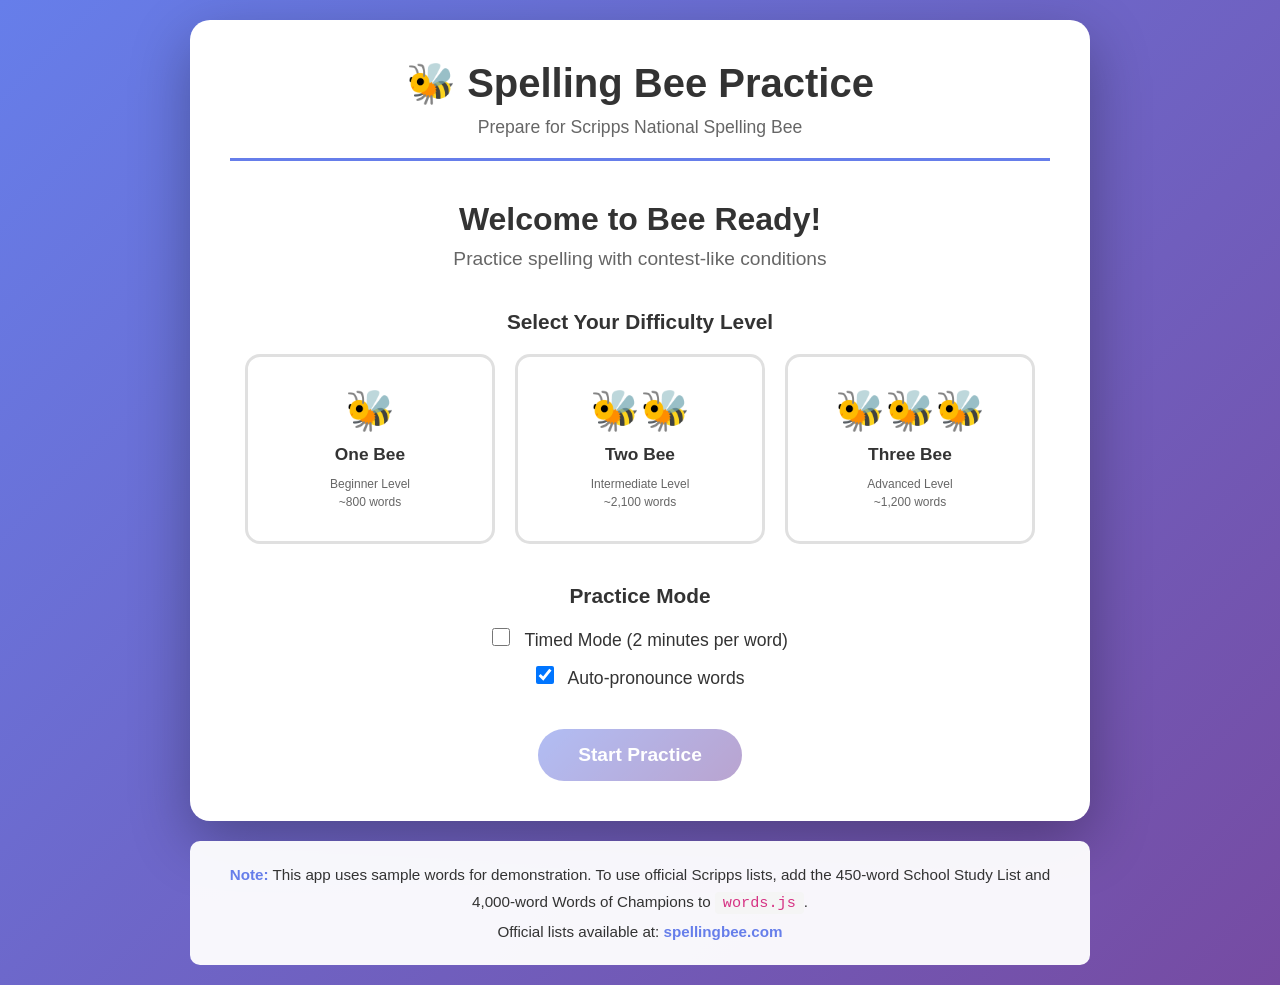
<file: index.html>
<!DOCTYPE html>
<html lang="en">
<head>
    <meta charset="UTF-8">
    <meta name="viewport" content="width=device-width, initial-scale=1.0">
    <title>Scripps Spelling Bee Practice</title>
    <link rel="stylesheet" href="styles.css">
</head>
<body>
    <div class="container">
        <header>
            <h1>🐝 Spelling Bee Practice</h1>
            <p class="subtitle">Prepare for Scripps National Spelling Bee</p>
        </header>

        <!-- Welcome Screen -->
        <div id="welcomeScreen" class="screen active">
            <div class="welcome-content">
                <h2>Welcome to Bee Ready!</h2>
                <p>Practice spelling with contest-like conditions</p>

                <div class="difficulty-selection">
                    <h3>Select Your Difficulty Level</h3>
                    <div class="difficulty-buttons">
                        <button class="difficulty-btn" data-level="1">
                            <span class="bee-icon">🐝</span>
                            <h4>One Bee</h4>
                            <p>Beginner Level<br>~800 words</p>
                        </button>
                        <button class="difficulty-btn" data-level="2">
                            <span class="bee-icon">🐝🐝</span>
                            <h4>Two Bee</h4>
                            <p>Intermediate Level<br>~2,100 words</p>
                        </button>
                        <button class="difficulty-btn" data-level="3">
                            <span class="bee-icon">🐝🐝🐝</span>
                            <h4>Three Bee</h4>
                            <p>Advanced Level<br>~1,200 words</p>
                        </button>
                    </div>
                </div>

                <div class="mode-selection">
                    <h3>Practice Mode</h3>
                    <label class="checkbox-label">
                        <input type="checkbox" id="timedMode">
                        <span>Timed Mode (2 minutes per word)</span>
                    </label>
                    <label class="checkbox-label">
                        <input type="checkbox" id="pronunciationMode" checked>
                        <span>Auto-pronounce words</span>
                    </label>
                </div>

                <button id="startBtn" class="primary-btn" disabled>Start Practice</button>
            </div>
        </div>

        <!-- Practice Screen -->
        <div id="practiceScreen" class="screen">
            <div class="stats-bar">
                <div class="stat">
                    <span class="stat-label">Score:</span>
                    <span id="score" class="stat-value">0</span>
                </div>
                <div class="stat">
                    <span class="stat-label">Correct:</span>
                    <span id="correct" class="stat-value">0</span>
                </div>
                <div class="stat">
                    <span class="stat-label">Incorrect:</span>
                    <span id="incorrect" class="stat-value">0</span>
                </div>
                <div class="stat" id="timerStat" style="display: none;">
                    <span class="stat-label">Time:</span>
                    <span id="timer" class="stat-value">2:00</span>
                </div>
            </div>

            <div class="word-display">
                <h2 id="wordNumber">Word #1</h2>
                <div class="difficulty-badge" id="currentDifficulty"></div>
            </div>

            <div class="word-info">
                <button class="info-btn" id="pronounceBtn">
                    <span>🔊</span> Pronounce
                </button>
                <button class="info-btn" id="definitionBtn">
                    <span>📖</span> Definition
                </button>
                <button class="info-btn" id="sentenceBtn">
                    <span>💬</span> Use in Sentence
                </button>
                <button class="info-btn" id="originBtn">
                    <span>🌍</span> Language of Origin
                </button>
            </div>

            <div id="wordDetails" class="word-details"></div>

            <div class="spelling-input">
                <input
                    type="text"
                    id="spellingInput"
                    placeholder="Type the spelling here..."
                    autocomplete="off"
                    spellcheck="false"
                >
                <button id="submitBtn" class="primary-btn">Submit</button>
                <button id="skipBtn" class="secondary-btn">Skip</button>
            </div>

            <div id="feedback" class="feedback"></div>

            <button id="exitBtn" class="exit-btn">Exit Practice</button>
        </div>

        <!-- Results Screen -->
        <div id="resultsScreen" class="screen">
            <div class="results-content">
                <h2>Practice Complete!</h2>
                <div class="results-summary">
                    <div class="result-item">
                        <span class="result-label">Total Words:</span>
                        <span class="result-value" id="totalWords">0</span>
                    </div>
                    <div class="result-item">
                        <span class="result-label">Correct:</span>
                        <span class="result-value correct" id="finalCorrect">0</span>
                    </div>
                    <div class="result-item">
                        <span class="result-label">Incorrect:</span>
                        <span class="result-value incorrect" id="finalIncorrect">0</span>
                    </div>
                    <div class="result-item">
                        <span class="result-label">Accuracy:</span>
                        <span class="result-value" id="accuracy">0%</span>
                    </div>
                    <div class="result-item">
                        <span class="result-label">Final Score:</span>
                        <span class="result-value score" id="finalScore">0</span>
                    </div>
                </div>

                <div class="missed-words" id="missedWords"></div>

                <div class="results-actions">
                    <button id="practiceAgainBtn" class="primary-btn">Practice Again</button>
                    <button id="changeSettingsBtn" class="secondary-btn">Change Settings</button>
                </div>
            </div>
        </div>
    </div>

    <footer>
        <p class="note">
            <strong>Note:</strong> This app uses sample words for demonstration.
            To use official Scripps lists, add the 450-word School Study List and 4,000-word Words of Champions to <code>words.js</code>.
            <br>
            Official lists available at: <a href="https://spellingbee.com/" target="_blank">spellingbee.com</a>
        </p>
    </footer>

    <script src="words.js"></script>
    <script src="app.js"></script>
</body>
</html>
</file>
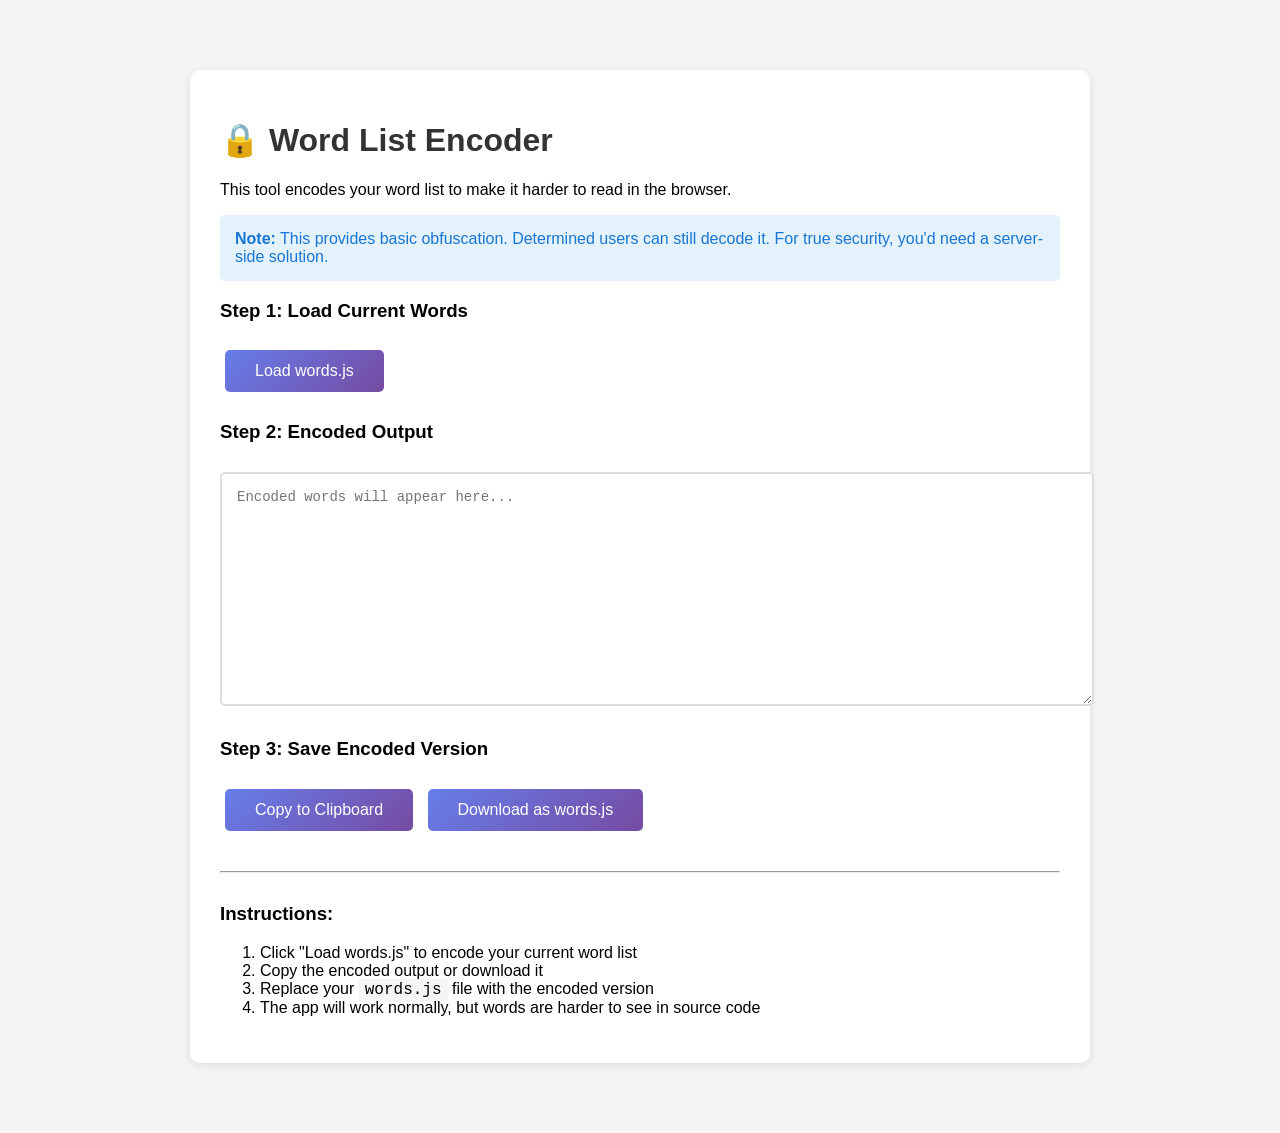
<file: encode-words.html>
<!DOCTYPE html>
<html lang="en">
<head>
    <meta charset="UTF-8">
    <meta name="viewport" content="width=device-width, initial-scale=1.0">
    <title>Word List Encoder</title>
    <style>
        body {
            font-family: 'Segoe UI', Tahoma, Geneva, Verdana, sans-serif;
            max-width: 900px;
            margin: 50px auto;
            padding: 20px;
            background: #f5f5f5;
        }
        .container {
            background: white;
            padding: 30px;
            border-radius: 10px;
            box-shadow: 0 2px 10px rgba(0,0,0,0.1);
        }
        h1 { color: #333; }
        textarea {
            width: 100%;
            min-height: 200px;
            padding: 15px;
            border: 2px solid #ddd;
            border-radius: 5px;
            font-family: 'Courier New', monospace;
            font-size: 14px;
            margin: 10px 0;
        }
        button {
            background: linear-gradient(135deg, #667eea 0%, #764ba2 100%);
            color: white;
            border: none;
            padding: 12px 30px;
            border-radius: 5px;
            font-size: 16px;
            cursor: pointer;
            margin: 10px 5px;
        }
        button:hover {
            opacity: 0.9;
        }
        .success {
            background: #4CAF50;
            color: white;
            padding: 15px;
            border-radius: 5px;
            margin: 10px 0;
            display: none;
        }
        .info {
            background: #e3f2fd;
            padding: 15px;
            border-radius: 5px;
            margin: 10px 0;
            color: #1976d2;
        }
        code {
            background: #f5f5f5;
            padding: 2px 6px;
            border-radius: 3px;
            font-family: 'Courier New', monospace;
        }
    </style>
</head>
<body>
    <div class="container">
        <h1>🔒 Word List Encoder</h1>
        <p>This tool encodes your word list to make it harder to read in the browser.</p>

        <div class="info">
            <strong>Note:</strong> This provides basic obfuscation. Determined users can still decode it.
            For true security, you'd need a server-side solution.
        </div>

        <h3>Step 1: Load Current Words</h3>
        <button onclick="loadWords()">Load words.js</button>

        <h3>Step 2: Encoded Output</h3>
        <textarea id="output" readonly placeholder="Encoded words will appear here..."></textarea>

        <div class="success" id="success">✅ Words encoded successfully!</div>

        <h3>Step 3: Save Encoded Version</h3>
        <button onclick="copyToClipboard()">Copy to Clipboard</button>
        <button onclick="downloadEncoded()">Download as words.js</button>

        <hr style="margin: 30px 0;">

        <h3>Instructions:</h3>
        <ol>
            <li>Click "Load words.js" to encode your current word list</li>
            <li>Copy the encoded output or download it</li>
            <li>Replace your <code>words.js</code> file with the encoded version</li>
            <li>The app will work normally, but words are harder to see in source code</li>
        </ol>
    </div>

    <script src="words.js"></script>
    <script>
        function encodeWords(data) {
            // Convert to JSON string
            const jsonStr = JSON.stringify(data);

            // Base64 encode
            const encoded = btoa(unescape(encodeURIComponent(jsonStr)));

            // Split into chunks for better obfuscation
            const chunk1 = encoded.substring(0, Math.floor(encoded.length / 3));
            const chunk2 = encoded.substring(Math.floor(encoded.length / 3), Math.floor(encoded.length * 2 / 3));
            const chunk3 = encoded.substring(Math.floor(encoded.length * 2 / 3));

            // Generate obfuscated variable names
            const vars = ['_0x' + Math.random().toString(36).substr(2, 6),
                         '_0x' + Math.random().toString(36).substr(2, 6),
                         '_0x' + Math.random().toString(36).substr(2, 6)];

            return `// Spelling Bee Word Database (Encoded)
// This file has been encoded to protect the word list

const ${vars[0]} = '${chunk1}';
const ${vars[1]} = '${chunk2}';
const ${vars[2]} = '${chunk3}';

const _decode = (a, b, c) => {
    const combined = a + b + c;
    return JSON.parse(decodeURIComponent(escape(atob(combined))));
};

const wordDatabase = _decode(${vars[0]}, ${vars[1]}, ${vars[2]});

// Helper function to get words by difficulty
function getWordsByDifficulty(level) {
    switch(level) {
        case 1:
            return wordDatabase.oneBee;
        case 2:
            return [...wordDatabase.oneBee, ...wordDatabase.twoBee];
        case 3:
            return [...wordDatabase.oneBee, ...wordDatabase.twoBee, ...wordDatabase.threeBee];
        default:
            return wordDatabase.oneBee;
    }
}

// Helper function to shuffle array
function shuffleArray(array) {
    const shuffled = [...array];
    for (let i = shuffled.length - 1; i > 0; i--) {
        const j = Math.floor(Math.random() * (i + 1));
        [shuffled[i], shuffled[j]] = [shuffled[j], shuffled[i]];
    }
    return shuffled;
}
`;
        }

        function loadWords() {
            if (typeof wordDatabase === 'undefined') {
                alert('Error: words.js not loaded. Make sure this file is in the same directory as words.js');
                return;
            }

            const encoded = encodeWords(wordDatabase);
            document.getElementById('output').value = encoded;
            document.getElementById('success').style.display = 'block';
        }

        function copyToClipboard() {
            const output = document.getElementById('output');
            if (!output.value) {
                alert('Please load and encode words first!');
                return;
            }
            output.select();
            document.execCommand('copy');
            alert('✅ Copied to clipboard! Now replace your words.js file with this content.');
        }

        function downloadEncoded() {
            const output = document.getElementById('output').value;
            if (!output) {
                alert('Please load and encode words first!');
                return;
            }

            const blob = new Blob([output], { type: 'text/javascript' });
            const url = URL.createObjectURL(blob);
            const a = document.createElement('a');
            a.href = url;
            a.download = 'words.js';
            a.click();
            URL.revokeObjectURL(url);
            alert('✅ Downloaded! Replace your old words.js with this file.');
        }
    </script>
</body>
</html>
</file>
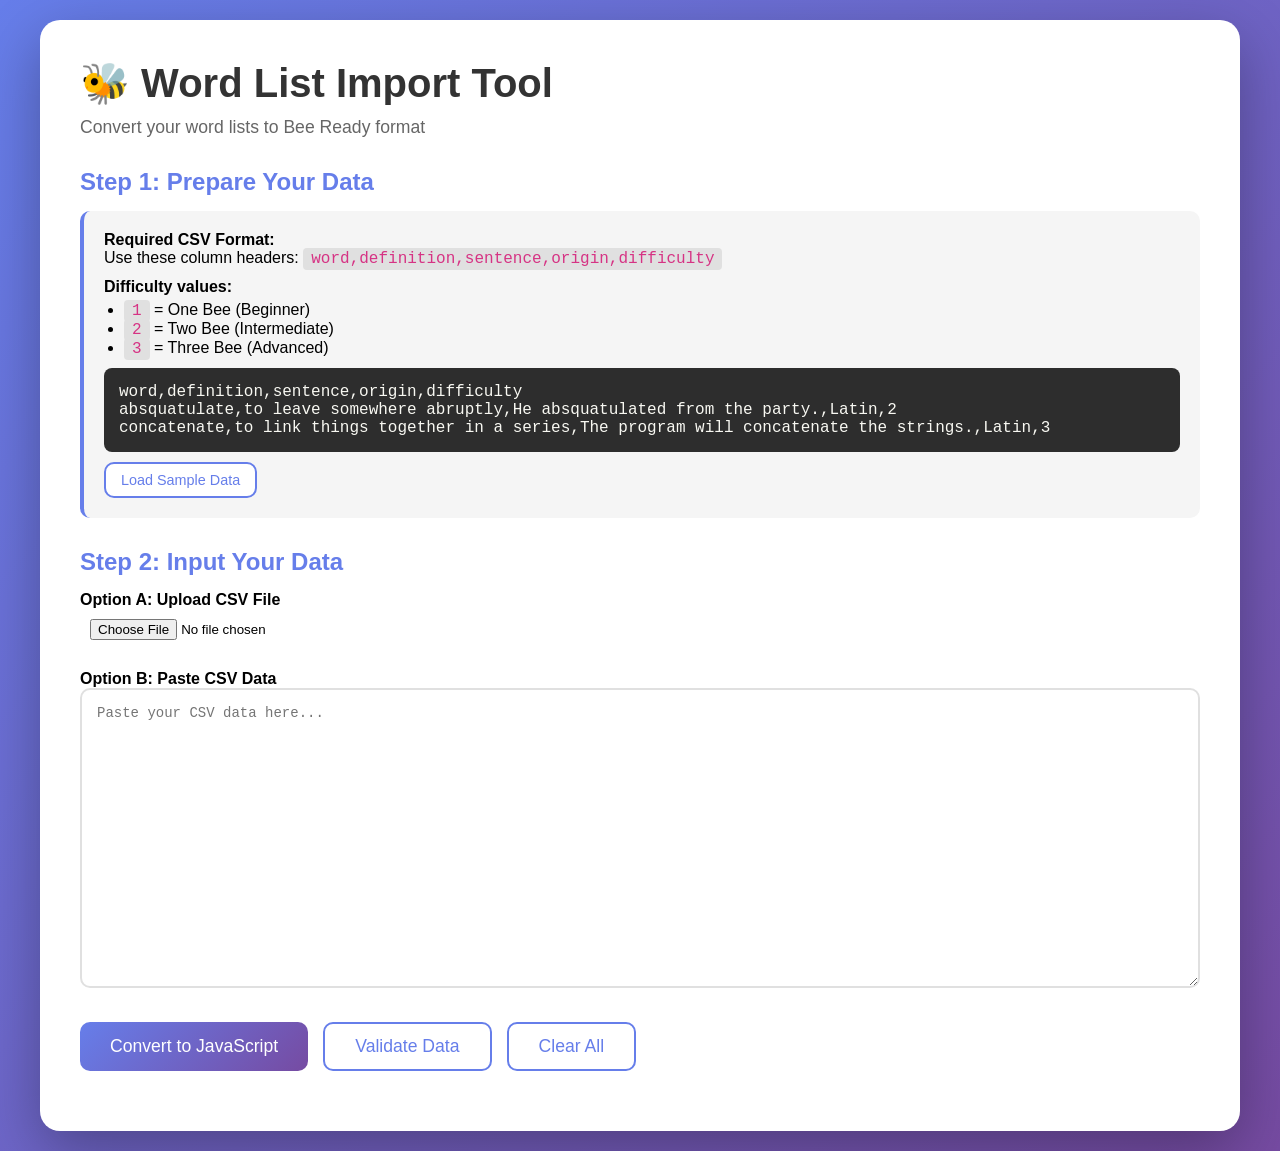
<file: import-words.html>
<!DOCTYPE html>
<html lang="en">
<head>
    <meta charset="UTF-8">
    <meta name="viewport" content="width=device-width, initial-scale=1.0">
    <title>Word List Import Tool - Bee Ready</title>
    <style>
        * {
            margin: 0;
            padding: 0;
            box-sizing: border-box;
        }

        body {
            font-family: 'Segoe UI', Tahoma, Geneva, Verdana, sans-serif;
            background: linear-gradient(135deg, #667eea 0%, #764ba2 100%);
            min-height: 100vh;
            padding: 20px;
        }

        .container {
            max-width: 1200px;
            margin: 0 auto;
            background: white;
            border-radius: 20px;
            padding: 40px;
            box-shadow: 0 20px 60px rgba(0, 0, 0, 0.3);
        }

        h1 {
            color: #333;
            margin-bottom: 10px;
            font-size: 2.5em;
        }

        .subtitle {
            color: #666;
            margin-bottom: 30px;
            font-size: 1.1em;
        }

        .section {
            margin-bottom: 30px;
        }

        .section h2 {
            color: #667eea;
            margin-bottom: 15px;
            font-size: 1.5em;
        }

        .format-info {
            background: #f5f5f5;
            padding: 20px;
            border-radius: 10px;
            margin-bottom: 20px;
            border-left: 4px solid #667eea;
        }

        .format-info code {
            background: #e0e0e0;
            padding: 2px 8px;
            border-radius: 4px;
            font-family: 'Courier New', monospace;
            color: #d63384;
        }

        .format-info pre {
            background: #2d2d2d;
            color: #f8f8f2;
            padding: 15px;
            border-radius: 8px;
            overflow-x: auto;
            margin-top: 10px;
            font-family: 'Courier New', monospace;
        }

        textarea {
            width: 100%;
            min-height: 300px;
            padding: 15px;
            border: 2px solid #e0e0e0;
            border-radius: 10px;
            font-family: 'Courier New', monospace;
            font-size: 14px;
            resize: vertical;
        }

        textarea:focus {
            outline: none;
            border-color: #667eea;
        }

        .file-upload {
            margin-bottom: 20px;
        }

        .file-upload input[type="file"] {
            display: block;
            padding: 10px;
            margin-bottom: 10px;
        }

        .button-group {
            display: flex;
            gap: 15px;
            margin: 20px 0;
            flex-wrap: wrap;
        }

        button {
            background: linear-gradient(135deg, #667eea 0%, #764ba2 100%);
            color: white;
            border: none;
            padding: 12px 30px;
            border-radius: 10px;
            font-size: 1.1em;
            cursor: pointer;
            transition: all 0.3s ease;
        }

        button:hover {
            transform: translateY(-2px);
            box-shadow: 0 10px 30px rgba(102, 126, 234, 0.4);
        }

        button.secondary {
            background: white;
            color: #667eea;
            border: 2px solid #667eea;
        }

        button.secondary:hover {
            background: #667eea;
            color: white;
        }

        .output {
            background: #2d2d2d;
            color: #f8f8f2;
            padding: 20px;
            border-radius: 10px;
            font-family: 'Courier New', monospace;
            font-size: 14px;
            max-height: 500px;
            overflow-y: auto;
            white-space: pre-wrap;
            word-wrap: break-word;
        }

        .stats {
            background: #e8f4f8;
            padding: 15px;
            border-radius: 10px;
            margin-bottom: 20px;
            display: flex;
            gap: 20px;
            flex-wrap: wrap;
        }

        .stat-item {
            flex: 1;
            min-width: 150px;
        }

        .stat-label {
            font-weight: bold;
            color: #666;
            font-size: 0.9em;
        }

        .stat-value {
            font-size: 1.5em;
            color: #667eea;
            font-weight: bold;
        }

        .alert {
            padding: 15px;
            border-radius: 10px;
            margin-bottom: 20px;
        }

        .alert.success {
            background: #d4edda;
            color: #155724;
            border: 1px solid #c3e6cb;
        }

        .alert.error {
            background: #f8d7da;
            color: #721c24;
            border: 1px solid #f5c6cb;
        }

        .alert.info {
            background: #d1ecf1;
            color: #0c5460;
            border: 1px solid #bee5eb;
        }

        .sample-data {
            margin-top: 10px;
        }

        .sample-data button {
            font-size: 0.9em;
            padding: 8px 15px;
        }
    </style>
</head>
<body>
    <div class="container">
        <h1>🐝 Word List Import Tool</h1>
        <p class="subtitle">Convert your word lists to Bee Ready format</p>

        <div class="section">
            <h2>Step 1: Prepare Your Data</h2>
            <div class="format-info">
                <p><strong>Required CSV Format:</strong></p>
                <p>Use these column headers: <code>word,definition,sentence,origin,difficulty</code></p>
                <p style="margin-top: 10px;"><strong>Difficulty values:</strong></p>
                <ul style="margin-left: 20px; margin-top: 5px;">
                    <li><code>1</code> = One Bee (Beginner)</li>
                    <li><code>2</code> = Two Bee (Intermediate)</li>
                    <li><code>3</code> = Three Bee (Advanced)</li>
                </ul>
                <pre>word,definition,sentence,origin,difficulty
absquatulate,to leave somewhere abruptly,He absquatulated from the party.,Latin,2
concatenate,to link things together in a series,The program will concatenate the strings.,Latin,3</pre>
                <div class="sample-data">
                    <button class="secondary" onclick="loadSampleData()">Load Sample Data</button>
                </div>
            </div>
        </div>

        <div class="section">
            <h2>Step 2: Input Your Data</h2>

            <div class="file-upload">
                <label><strong>Option A: Upload CSV File</strong></label>
                <input type="file" id="fileInput" accept=".csv,.txt">
            </div>

            <div>
                <label><strong>Option B: Paste CSV Data</strong></label>
                <textarea id="csvInput" placeholder="Paste your CSV data here..."></textarea>
            </div>
        </div>

        <div class="button-group">
            <button onclick="convertToJavaScript()">Convert to JavaScript</button>
            <button class="secondary" onclick="validateData()">Validate Data</button>
            <button class="secondary" onclick="clearAll()">Clear All</button>
        </div>

        <div id="alertContainer"></div>

        <div id="statsContainer" style="display: none;">
            <div class="section">
                <h2>Statistics</h2>
                <div class="stats">
                    <div class="stat-item">
                        <div class="stat-label">Total Words</div>
                        <div class="stat-value" id="totalWords">0</div>
                    </div>
                    <div class="stat-item">
                        <div class="stat-label">One Bee</div>
                        <div class="stat-value" id="oneBeeCount">0</div>
                    </div>
                    <div class="stat-item">
                        <div class="stat-label">Two Bee</div>
                        <div class="stat-value" id="twoBeeCount">0</div>
                    </div>
                    <div class="stat-item">
                        <div class="stat-label">Three Bee</div>
                        <div class="stat-value" id="threeBeeCount">0</div>
                    </div>
                </div>
            </div>
        </div>

        <div id="outputContainer" style="display: none;">
            <div class="section">
                <h2>Step 3: Copy Generated JavaScript</h2>
                <p style="margin-bottom: 10px;">Copy this code and paste it into <code>words.js</code>, replacing the existing wordDatabase object.</p>
                <div class="button-group">
                    <button onclick="copyOutput()">Copy to Clipboard</button>
                    <button class="secondary" onclick="downloadOutput()">Download as words.js</button>
                </div>
                <div id="output" class="output"></div>
            </div>
        </div>
    </div>

    <script>
        // File upload handler
        document.getElementById('fileInput').addEventListener('change', function(e) {
            const file = e.target.files[0];
            if (file) {
                const reader = new FileReader();
                reader.onload = function(e) {
                    document.getElementById('csvInput').value = e.target.result;
                    showAlert('File loaded successfully!', 'success');
                };
                reader.readAsText(file);
            }
        });

        function loadSampleData() {
            const sample = `word,definition,sentence,origin,difficulty
apple,a round fruit with red or green skin,She ate a fresh apple for lunch.,Old English,1
beautiful,pleasing to the senses,The sunset was beautiful.,French,1
challenge,a difficult task that tests abilities,The puzzle was a real challenge.,French,1
accommodate,to provide lodging or space for,The hotel can accommodate 200 guests.,Latin,2
conscientious,wishing to do what is right,She is a conscientious student.,Latin,2
schadenfreude,pleasure from another's misfortune,He felt schadenfreude when his rival failed.,German,3
perspicacious,having keen insight,The perspicacious detective solved the case.,Latin,3`;

            document.getElementById('csvInput').value = sample;
            showAlert('Sample data loaded! Click "Convert to JavaScript" to see the output.', 'info');
        }

        function parseCSV(csv) {
            const lines = csv.trim().split('\n');
            const headers = lines[0].split(',').map(h => h.trim());

            // Validate headers
            const requiredHeaders = ['word', 'definition', 'sentence', 'origin', 'difficulty'];
            const hasAllHeaders = requiredHeaders.every(h => headers.includes(h));

            if (!hasAllHeaders) {
                throw new Error('CSV must have headers: word, definition, sentence, origin, difficulty');
            }

            const words = { oneBee: [], twoBee: [], threeBee: [] };

            for (let i = 1; i < lines.length; i++) {
                if (!lines[i].trim()) continue;

                const values = parseCSVLine(lines[i]);

                if (values.length !== headers.length) {
                    console.warn(`Line ${i + 1} has incorrect number of columns, skipping`);
                    continue;
                }

                const wordObj = {};
                headers.forEach((header, index) => {
                    wordObj[header] = values[index];
                });

                // Create word entry
                const entry = {
                    word: wordObj.word.trim(),
                    definition: wordObj.definition.trim(),
                    sentence: wordObj.sentence.trim(),
                    origin: wordObj.origin.trim()
                };

                // Add to appropriate difficulty array
                const difficulty = parseInt(wordObj.difficulty);
                if (difficulty === 1) {
                    words.oneBee.push(entry);
                } else if (difficulty === 2) {
                    words.twoBee.push(entry);
                } else if (difficulty === 3) {
                    words.threeBee.push(entry);
                }
            }

            return words;
        }

        function parseCSVLine(line) {
            const values = [];
            let current = '';
            let inQuotes = false;

            for (let i = 0; i < line.length; i++) {
                const char = line[i];

                if (char === '"') {
                    inQuotes = !inQuotes;
                } else if (char === ',' && !inQuotes) {
                    values.push(current);
                    current = '';
                } else {
                    current += char;
                }
            }
            values.push(current);

            return values.map(v => v.trim().replace(/^"|"$/g, ''));
        }

        function validateData() {
            const csv = document.getElementById('csvInput').value;

            if (!csv.trim()) {
                showAlert('Please enter or upload CSV data first.', 'error');
                return false;
            }

            try {
                const words = parseCSV(csv);
                const total = words.oneBee.length + words.twoBee.length + words.threeBee.length;

                if (total === 0) {
                    showAlert('No valid words found. Please check your CSV format.', 'error');
                    return false;
                }

                updateStats(words);
                showAlert(`✓ Validation successful! Found ${total} valid words.`, 'success');
                return true;
            } catch (error) {
                showAlert('Error: ' + error.message, 'error');
                return false;
            }
        }

        function convertToJavaScript() {
            if (!validateData()) {
                return;
            }

            const csv = document.getElementById('csvInput').value;
            const words = parseCSV(csv);

            const output = generateJavaScript(words);

            document.getElementById('output').textContent = output;
            document.getElementById('outputContainer').style.display = 'block';

            showAlert('JavaScript code generated successfully!', 'success');
        }

        function generateJavaScript(words) {
            let js = `// Spelling Bee Word Database\n`;
            js += `// Generated on ${new Date().toLocaleDateString()}\n\n`;
            js += `const wordDatabase = {\n`;

            // One Bee
            js += `    // ONE BEE - Beginner Level (${words.oneBee.length} words)\n`;
            js += `    oneBee: [\n`;
            words.oneBee.forEach((word, index) => {
                js += `        {\n`;
                js += `            word: "${escapeString(word.word)}",\n`;
                js += `            definition: "${escapeString(word.definition)}",\n`;
                js += `            sentence: "${escapeString(word.sentence)}",\n`;
                js += `            origin: "${escapeString(word.origin)}"\n`;
                js += `        }${index < words.oneBee.length - 1 ? ',' : ''}\n`;
            });
            js += `    ],\n\n`;

            // Two Bee
            js += `    // TWO BEE - Intermediate Level (${words.twoBee.length} words)\n`;
            js += `    twoBee: [\n`;
            words.twoBee.forEach((word, index) => {
                js += `        {\n`;
                js += `            word: "${escapeString(word.word)}",\n`;
                js += `            definition: "${escapeString(word.definition)}",\n`;
                js += `            sentence: "${escapeString(word.sentence)}",\n`;
                js += `            origin: "${escapeString(word.origin)}"\n`;
                js += `        }${index < words.twoBee.length - 1 ? ',' : ''}\n`;
            });
            js += `    ],\n\n`;

            // Three Bee
            js += `    // THREE BEE - Advanced Level (${words.threeBee.length} words)\n`;
            js += `    threeBee: [\n`;
            words.threeBee.forEach((word, index) => {
                js += `        {\n`;
                js += `            word: "${escapeString(word.word)}",\n`;
                js += `            definition: "${escapeString(word.definition)}",\n`;
                js += `            sentence: "${escapeString(word.sentence)}",\n`;
                js += `            origin: "${escapeString(word.origin)}"\n`;
                js += `        }${index < words.threeBee.length - 1 ? ',' : ''}\n`;
            });
            js += `    ]\n`;
            js += `};\n\n`;

            // Add helper functions
            js += `// Helper function to get words by difficulty\n`;
            js += `function getWordsByDifficulty(level) {\n`;
            js += `    switch(level) {\n`;
            js += `        case 1:\n`;
            js += `            return wordDatabase.oneBee;\n`;
            js += `        case 2:\n`;
            js += `            return [...wordDatabase.oneBee, ...wordDatabase.twoBee];\n`;
            js += `        case 3:\n`;
            js += `            return [...wordDatabase.oneBee, ...wordDatabase.twoBee, ...wordDatabase.threeBee];\n`;
            js += `        default:\n`;
            js += `            return wordDatabase.oneBee;\n`;
            js += `    }\n`;
            js += `}\n\n`;

            js += `// Helper function to shuffle array\n`;
            js += `function shuffleArray(array) {\n`;
            js += `    const shuffled = [...array];\n`;
            js += `    for (let i = shuffled.length - 1; i > 0; i--) {\n`;
            js += `        const j = Math.floor(Math.random() * (i + 1));\n`;
            js += `        [shuffled[i], shuffled[j]] = [shuffled[j], shuffled[i]];\n`;
            js += `    }\n`;
            js += `    return shuffled;\n`;
            js += `}\n`;

            return js;
        }

        function escapeString(str) {
            return str.replace(/"/g, '\\"').replace(/\n/g, '\\n');
        }

        function updateStats(words) {
            const total = words.oneBee.length + words.twoBee.length + words.threeBee.length;

            document.getElementById('totalWords').textContent = total;
            document.getElementById('oneBeeCount').textContent = words.oneBee.length;
            document.getElementById('twoBeeCount').textContent = words.twoBee.length;
            document.getElementById('threeBeeCount').textContent = words.threeBee.length;

            document.getElementById('statsContainer').style.display = 'block';
        }

        function copyOutput() {
            const output = document.getElementById('output').textContent;
            navigator.clipboard.writeText(output).then(() => {
                showAlert('Copied to clipboard!', 'success');
            }).catch(() => {
                showAlert('Failed to copy. Please select and copy manually.', 'error');
            });
        }

        function downloadOutput() {
            const output = document.getElementById('output').textContent;
            const blob = new Blob([output], { type: 'text/javascript' });
            const url = URL.createObjectURL(blob);
            const a = document.createElement('a');
            a.href = url;
            a.download = 'words.js';
            a.click();
            URL.revokeObjectURL(url);
            showAlert('File downloaded!', 'success');
        }

        function clearAll() {
            document.getElementById('csvInput').value = '';
            document.getElementById('fileInput').value = '';
            document.getElementById('output').textContent = '';
            document.getElementById('outputContainer').style.display = 'none';
            document.getElementById('statsContainer').style.display = 'none';
            document.getElementById('alertContainer').innerHTML = '';
        }

        function showAlert(message, type) {
            const alertContainer = document.getElementById('alertContainer');
            alertContainer.innerHTML = `<div class="alert ${type}">${message}</div>`;

            setTimeout(() => {
                alertContainer.innerHTML = '';
            }, 5000);
        }
    </script>
</body>
</html>
</file>
<file: styles.css>
* {
    margin: 0;
    padding: 0;
    box-sizing: border-box;
}

body {
    font-family: 'Segoe UI', Tahoma, Geneva, Verdana, sans-serif;
    background: linear-gradient(135deg, #667eea 0%, #764ba2 100%);
    min-height: 100vh;
    display: flex;
    flex-direction: column;
    align-items: center;
    padding: 20px;
}

.container {
    background: white;
    border-radius: 20px;
    box-shadow: 0 20px 60px rgba(0, 0, 0, 0.3);
    max-width: 900px;
    width: 100%;
    padding: 40px;
    margin-bottom: 20px;
}

header {
    text-align: center;
    margin-bottom: 40px;
    padding-bottom: 20px;
    border-bottom: 3px solid #667eea;
}

header h1 {
    color: #333;
    font-size: 2.5em;
    margin-bottom: 10px;
}

.subtitle {
    color: #666;
    font-size: 1.1em;
}

/* Screens */
.screen {
    display: none;
}

.screen.active {
    display: block;
    animation: fadeIn 0.3s ease-in;
}

@keyframes fadeIn {
    from {
        opacity: 0;
        transform: translateY(20px);
    }
    to {
        opacity: 1;
        transform: translateY(0);
    }
}

/* Welcome Screen */
.welcome-content {
    text-align: center;
}

.welcome-content h2 {
    color: #333;
    margin-bottom: 10px;
    font-size: 2em;
}

.welcome-content > p {
    color: #666;
    margin-bottom: 40px;
    font-size: 1.2em;
}

.difficulty-selection h3,
.mode-selection h3 {
    color: #333;
    margin-bottom: 20px;
    font-size: 1.3em;
}

.difficulty-buttons {
    display: flex;
    gap: 20px;
    justify-content: center;
    margin-bottom: 40px;
    flex-wrap: wrap;
}

.difficulty-btn {
    background: white;
    border: 3px solid #e0e0e0;
    border-radius: 15px;
    padding: 30px 20px;
    cursor: pointer;
    transition: all 0.3s ease;
    flex: 1;
    min-width: 200px;
    max-width: 250px;
}

.difficulty-btn:hover {
    transform: translateY(-5px);
    box-shadow: 0 10px 30px rgba(102, 126, 234, 0.3);
    border-color: #667eea;
}

.difficulty-btn.selected {
    background: linear-gradient(135deg, #667eea 0%, #764ba2 100%);
    border-color: #667eea;
    color: white;
}

.difficulty-btn.selected h4,
.difficulty-btn.selected p {
    color: white;
}

.bee-icon {
    font-size: 3em;
    display: block;
    margin-bottom: 10px;
}

.difficulty-btn h4 {
    color: #333;
    margin-bottom: 10px;
    font-size: 1.3em;
}

.difficulty-btn p {
    color: #666;
    font-size: 0.9em;
    line-height: 1.5;
}

.mode-selection {
    margin-bottom: 40px;
}

.checkbox-label {
    display: block;
    margin: 15px 0;
    font-size: 1.1em;
    color: #333;
    cursor: pointer;
}

.checkbox-label input {
    margin-right: 10px;
    width: 18px;
    height: 18px;
    cursor: pointer;
}

/* Buttons */
.primary-btn {
    background: linear-gradient(135deg, #667eea 0%, #764ba2 100%);
    color: white;
    border: none;
    padding: 15px 40px;
    border-radius: 30px;
    font-size: 1.2em;
    cursor: pointer;
    transition: all 0.3s ease;
    font-weight: bold;
}

.primary-btn:hover:not(:disabled) {
    transform: translateY(-2px);
    box-shadow: 0 10px 30px rgba(102, 126, 234, 0.4);
}

.primary-btn:disabled {
    opacity: 0.5;
    cursor: not-allowed;
}

.secondary-btn {
    background: white;
    color: #667eea;
    border: 2px solid #667eea;
    padding: 12px 30px;
    border-radius: 30px;
    font-size: 1.1em;
    cursor: pointer;
    transition: all 0.3s ease;
    margin-left: 10px;
}

.secondary-btn:hover {
    background: #667eea;
    color: white;
}

/* Practice Screen */
.stats-bar {
    display: flex;
    justify-content: space-around;
    background: #f5f5f5;
    padding: 20px;
    border-radius: 10px;
    margin-bottom: 30px;
    flex-wrap: wrap;
    gap: 20px;
}

.stat {
    text-align: center;
}

.stat-label {
    display: block;
    color: #666;
    font-size: 0.9em;
    margin-bottom: 5px;
}

.stat-value {
    display: block;
    color: #333;
    font-size: 1.8em;
    font-weight: bold;
}

.word-display {
    text-align: center;
    margin-bottom: 30px;
}

.word-display h2 {
    color: #333;
    font-size: 2em;
    margin-bottom: 10px;
}

.difficulty-badge {
    display: inline-block;
    padding: 8px 20px;
    border-radius: 20px;
    font-size: 0.9em;
    font-weight: bold;
}

.difficulty-badge.one-bee {
    background: #4CAF50;
    color: white;
}

.difficulty-badge.two-bee {
    background: #FF9800;
    color: white;
}

.difficulty-badge.three-bee {
    background: #F44336;
    color: white;
}

.word-info {
    display: flex;
    justify-content: center;
    gap: 15px;
    margin-bottom: 20px;
    flex-wrap: wrap;
}

.info-btn {
    background: white;
    border: 2px solid #667eea;
    color: #667eea;
    padding: 12px 20px;
    border-radius: 10px;
    cursor: pointer;
    transition: all 0.3s ease;
    font-size: 1em;
}

.info-btn:hover {
    background: #667eea;
    color: white;
    transform: translateY(-2px);
}

.info-btn span {
    margin-right: 5px;
}

.word-details {
    background: #f9f9f9;
    border-left: 4px solid #667eea;
    padding: 20px;
    margin-bottom: 30px;
    border-radius: 5px;
    min-height: 60px;
    color: #333;
    font-size: 1.1em;
    line-height: 1.6;
}

.word-details:empty {
    display: none;
}

.spelling-input {
    display: flex;
    gap: 10px;
    margin-bottom: 20px;
    justify-content: center;
    flex-wrap: wrap;
}

#spellingInput {
    flex: 1;
    min-width: 300px;
    padding: 15px 20px;
    border: 3px solid #e0e0e0;
    border-radius: 10px;
    font-size: 1.3em;
    transition: border-color 0.3s ease;
}

#spellingInput:focus {
    outline: none;
    border-color: #667eea;
}

.feedback {
    text-align: center;
    padding: 20px;
    border-radius: 10px;
    font-size: 1.2em;
    font-weight: bold;
    margin-bottom: 20px;
    min-height: 60px;
}

.feedback:empty {
    display: none;
}

.feedback.correct {
    background: #4CAF50;
    color: white;
    animation: slideIn 0.3s ease-out;
}

.feedback.incorrect {
    background: #F44336;
    color: white;
    animation: shake 0.5s ease-in-out;
}

@keyframes slideIn {
    from {
        transform: scale(0.8);
        opacity: 0;
    }
    to {
        transform: scale(1);
        opacity: 1;
    }
}

@keyframes shake {
    0%, 100% { transform: translateX(0); }
    25% { transform: translateX(-10px); }
    75% { transform: translateX(10px); }
}

.exit-btn {
    background: #666;
    color: white;
    border: none;
    padding: 10px 20px;
    border-radius: 5px;
    cursor: pointer;
    font-size: 0.9em;
}

.exit-btn:hover {
    background: #555;
}

/* Results Screen */
.results-content {
    text-align: center;
}

.results-content h2 {
    color: #333;
    font-size: 2.5em;
    margin-bottom: 30px;
}

.results-summary {
    background: #f5f5f5;
    padding: 30px;
    border-radius: 15px;
    margin-bottom: 30px;
}

.result-item {
    display: flex;
    justify-content: space-between;
    padding: 15px 0;
    border-bottom: 1px solid #e0e0e0;
    font-size: 1.2em;
}

.result-item:last-child {
    border-bottom: none;
}

.result-label {
    color: #666;
    font-weight: bold;
}

.result-value {
    color: #333;
    font-weight: bold;
}

.result-value.correct {
    color: #4CAF50;
}

.result-value.incorrect {
    color: #F44336;
}

.result-value.score {
    color: #667eea;
    font-size: 1.5em;
}

.missed-words {
    background: #fff3cd;
    border: 2px solid #ffc107;
    border-radius: 10px;
    padding: 20px;
    margin-bottom: 30px;
    text-align: left;
}

.missed-words h3 {
    color: #333;
    margin-bottom: 15px;
}

.missed-words ul {
    list-style: none;
}

.missed-words li {
    padding: 10px;
    border-bottom: 1px solid #ffe082;
    color: #333;
}

.missed-words li:last-child {
    border-bottom: none;
}

.results-actions {
    display: flex;
    justify-content: center;
    gap: 15px;
    flex-wrap: wrap;
}

/* Footer */
footer {
    max-width: 900px;
    width: 100%;
    text-align: center;
}

.note {
    background: rgba(255, 255, 255, 0.95);
    padding: 20px;
    border-radius: 10px;
    color: #333;
    line-height: 1.8;
    font-size: 0.95em;
}

.note strong {
    color: #667eea;
}

.note code {
    background: #f5f5f5;
    padding: 2px 8px;
    border-radius: 4px;
    font-family: 'Courier New', monospace;
    color: #d63384;
}

.note a {
    color: #667eea;
    text-decoration: none;
    font-weight: bold;
}

.note a:hover {
    text-decoration: underline;
}

/* Responsive */
@media (max-width: 768px) {
    .container {
        padding: 20px;
    }

    header h1 {
        font-size: 2em;
    }

    .difficulty-buttons {
        flex-direction: column;
    }

    .difficulty-btn {
        max-width: 100%;
    }

    .spelling-input {
        flex-direction: column;
    }

    #spellingInput {
        min-width: 100%;
    }

    .word-info {
        flex-direction: column;
    }

    .info-btn {
        width: 100%;
    }
}
</file>
